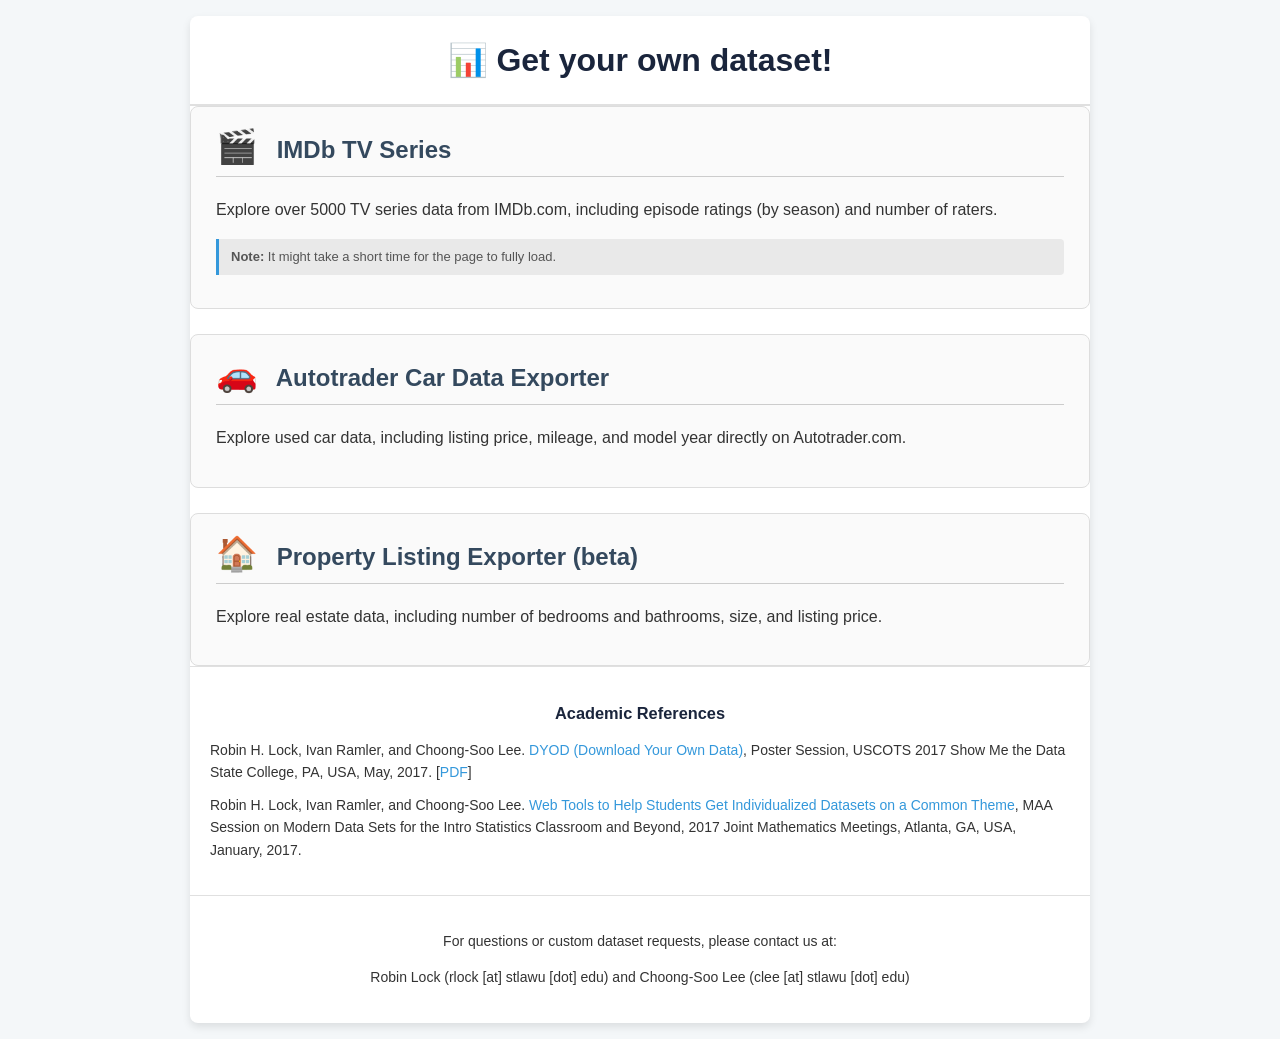
<file: dataset/index.html>
<!DOCTYPE html>
<html lang="en">
<head>
    <meta charset="UTF-8">
    <meta name="viewport" content="width=device-width, initial-scale=1.0">
    <title>Get your own dataset!</title>
    <link rel="stylesheet" href="dataset.css">
</head>
<body>
    <div class="container portal">
        <header>
            <h1>📊 Get your own dataset!</h1>
        </header>

        <main>
            <div class="tools-container">
                <a href="http://shiny.stlawu.edu:3838/TVSeries/" class="tool-link">
                    <div class="tool-section">
                        <h2><span class="tool-icon">🎬</span> IMDb TV Series</h2>
                        <p>Explore over 5000 TV series data from IMDb.com, including episode ratings (by season) and number of raters.</p>
                        <p class="tool-note"><strong>Note:</strong> It might take a short time for the page to fully load.</p>
                    </div>
                </a>

                <a href="autotrader.html" class="tool-link">
                    <div class="tool-section">
                        <h2><span class="tool-icon">🚗</span> Autotrader Car Data Exporter</h2>
                        <p>Explore used car data, including listing price, mileage, and model year directly on Autotrader.com.</p>
                    </div>
                </a>

                <a href="realtor.html" class="tool-link">
                    <div class="tool-section">
                        <h2><span class="tool-icon">🏠</span> Property Listing Exporter (beta)</h2>
                        <p>Explore real estate data, including number of bedrooms and bathrooms, size, and listing price.</p>
                    </div>
                </a>
            </div>
        </main>
        <hr>
        <div class="references">
            <h3>Academic References</h3>
            <ul>
                <li>Robin H. Lock, Ivan Ramler, and Choong-Soo Lee. <a href="https://www.causeweb.org/cause/uscots/uscots17/posters/2-10" target="_blank" rel="noopener">DYOD (Download Your Own Data)</a>, Poster Session, USCOTS 2017 Show Me the Data State College, PA, USA, May, 2017. [<a href="/assets/publications/DYODPosterUSCOTS2017.pdf">PDF</a>]</li>
                <li>Robin H. Lock, Ivan Ramler, and Choong-Soo Lee. <a href="http://jointmathematicsmeetings.org/amsmtgs/2180_abstracts/1125-k5-2524.pdf" target="_blank" rel="noopener">Web Tools to Help Students Get Individualized Datasets on a Common Theme</a>, MAA Session on Modern Data Sets for the Intro Statistics Classroom and Beyond, 2017 Joint Mathematics Meetings, Atlanta, GA, USA, January, 2017.</li>
            </ul>
        </div>
        <hr>
        <footer class="contact">
            <p>For questions or custom dataset requests, please contact us at:</p>
            <p>Robin Lock (rlock [at] stlawu [dot] edu) and Choong-Soo Lee (clee [at] stlawu [dot] edu)</p>
        </footer>
    </div>
    <script src="dataset.js"></script>
</body>
</html>
</file>
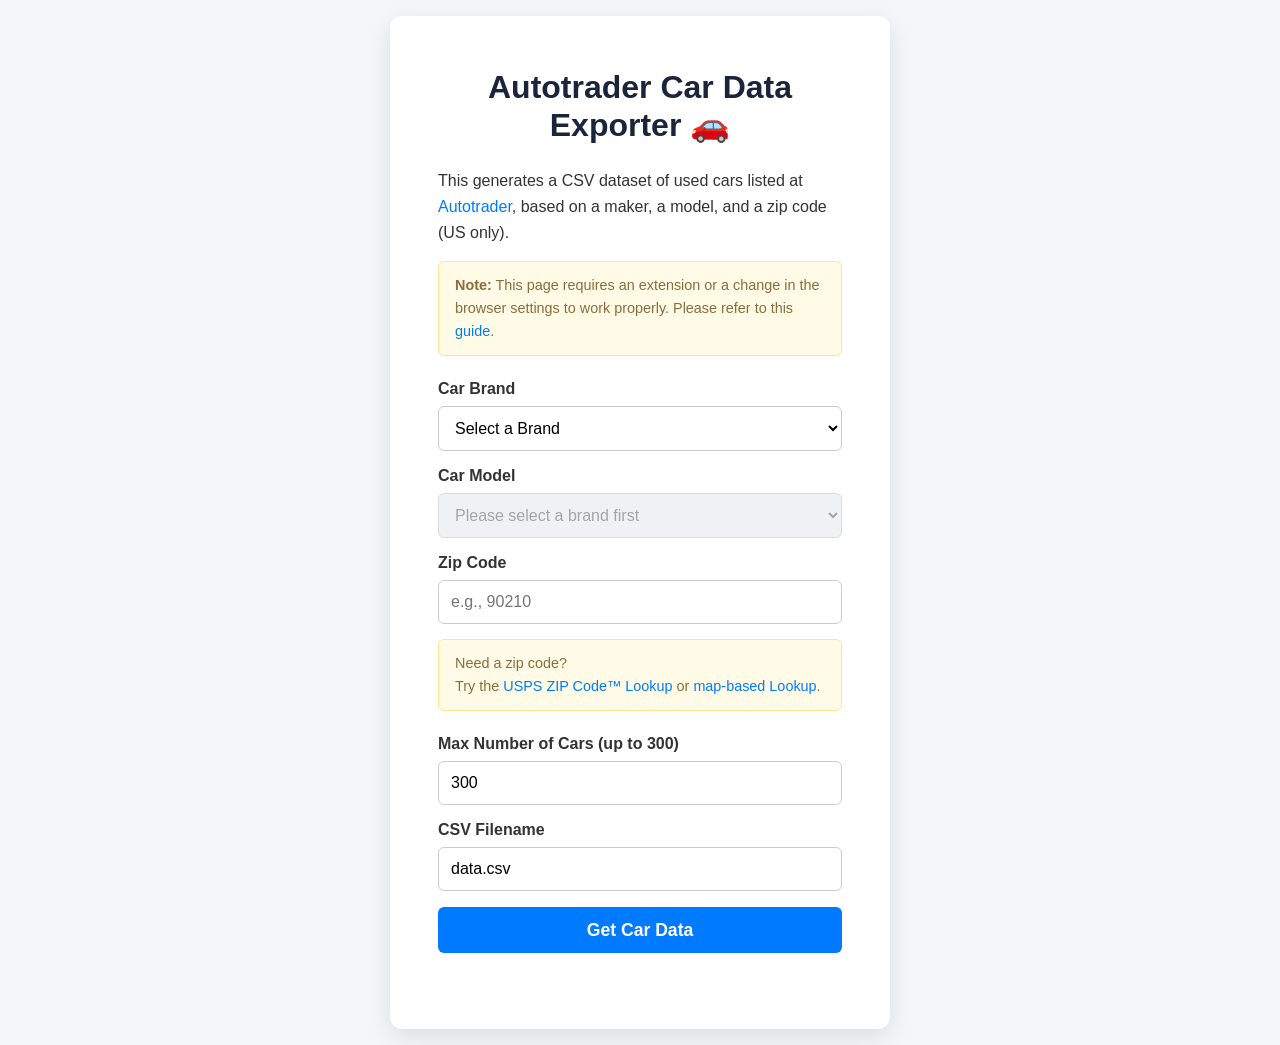
<file: dataset/autotrader.html>
<!DOCTYPE html>
<html lang="en">
<head>
    <meta charset="UTF-8">
    <meta name="viewport" content="width=device-width, initial-scale=1.0">
    <title>Autotrader Car Data Exporter</title>
    <link rel="stylesheet" href="dataset.css">
</head>
<body>
    <div class="container">
        <h1>Autotrader Car Data Exporter 🚗</h1>
        <p>This generates a CSV dataset of used cars listed at <a href="https://autotrader.com">Autotrader</a>, based on a maker, a model, and a zip code (US only).</p>
        <p class="note">
            <strong>Note:</strong> This page requires an extension or a change in the browser settings to work properly. Please refer to this <a href="guide.html" target="_blank" rel="noopener noreferrer">guide</a>.
        </p>
        <form id="carForm">
            <div class="form-group">
                <label for="brand">Car Brand</label>
                <select id="brand" name="brand" required>
                    <option value="" disabled selected>Select a Brand</option>
                </select>
            </div>
            <div class="form-group">
                <label for="model">Car Model</label>
                <select id="model" name="model" required disabled>
                    <option value="" disabled selected>Please select a brand first</option>
                </select>
            </div>
            <div class="form-group">
                <label for="zip">Zip Code</label>
                <input type="text" id="zip" name="zip" placeholder="e.g., 90210" required>
                <p class="note">
                    Need a zip code?<br>Try the <a href="https://www.usps.com/nationalpremieraccounts/findzipcodes.htm" target="_blank">USPS ZIP Code™ Lookup</a> or <a href="https://www.unitedstateszipcodes.org/" target="_blank">map-based Lookup</a>.
                </p>
            </div>
            <div class="form-group">
                <label for="limit">Max Number of Cars (up to 300)</label>
                <input type="number" id="limit" name="limit" value="300" min="1" max="300" required>
            </div>
            <div class="form-group">
                <label for="csvFilename">CSV Filename</label>
                <input type="text" id="csvFilename" name="csvFilename" value="data.csv" required>
            </div>
            <button type="submit" id="submitBtn">Get Car Data</button>
        </form>
        <div id="status"></div>

    </div>

    <script>   
        const carData = {
            'BMW': {
                'id': 'BMW', 
                'models': {'328i xDrive': '328IXD', 'X1': 'X1', 'X3': 'X3', 'X5': 'X5'}
            }, 
            'Buick': {
                'id': 'BUICK', 
                'models': {'Enclave': 'ENCLAVE', 'Encore': 'BUIENC', 'LaCrosse': 'LACROSSE', 'Regal': 'REG'}
            },
            'Cadillac': {
                'id': 'CAD', 
                'models': {'ATS': 'ATS', 'CTS': 'CTS', 'Escalade': 'ESCALA', 'SRX': 'SRX', 'XTS': 'XTS'}
            }, 
            'Chevrolet': {
                'id': 'CHEV', 
                'models': {'Bolt': 'CHEBOLT', 'Bolt EUV': 'CHEBOLTEUV', 'Camaro': 'CAM', 'Colorado': 'COLORADO', 'Corvette': 'CORV', 'Cruze': 'CRUZE', 'Equinox': 'EQUINOX', 'Impala': 'CHEVIMP', 'Malibu': 'MALI', 'Silverado 1500': 'CHEV150', 'Silverado 2500': 'CHEVC25', 'Suburban': 'CHEVSUB', 'Tahoe': 'TAHOE', 'Traverse': 'TRAVERSE', 'Volt': 'VOLT'}
            },
            'Chrysler': {
                'id': 'CHRY',
                'models': {'200': 'CHRYS200', '300': '300', 'Pacifica': 'PACIFICA', 'Town & Country': 'TANDC'}
            },
            'Dodge': {
                'id': 'DODGE',
                'models': {'Challenger': 'CHALLENGER', 'Charger': 'DODCHAR', 'Durango': 'DURANG', 'Grand Caravan': 'GRANDCARAV', 'Journey': 'JOURNEY'}
            },
            'Ford': {
                'id': 'FORD',
                'models': {'Edge': 'EDGE', 'Escape': 'ESCAPE', 'Explorer': 'EXPLOR', 'F150': 'F150PICKUP', 'F150 Lightning': 'FORF150LIG', 'F250': 'F250', 'F350': 'F350', 'Fiesta': 'FIESTA', 'Focus': 'FOCUS', 'Fusion': 'FUSION', 'Mustang': 'MUST', 'Mustang Mach-E': 'FORDMACHE', 'Taurus': 'TAURUS'}
            }, 'GMC': {
                'id': 'GMC',
                'models': {'Acadia': 'ACADIA', 'Canyon': 'CANYON', 'Sierra 1500': '15SIPU4WD', 'Sierra 2500': 'GMCC25PU', 'Sierra 3500': 'GMC3500PU', 'Terrain': 'TERRAIN', 'Yukon': 'YUKON', 'Yukon XL': 'YUKONXL'}
            },
            'Honda': {
                'id': 'HONDA',
                'models': {'Accord': 'ACCORD', 'Civic': 'CIVIC', 'CR-V': 'CRV', 'Fit': 'FIT', 'Odyssey': 'ODYSSEY', 'Pilot': 'PILOT', 'Ridgeline': 'RIDGELINE'}
            },
            'Hyundai': {
                'id': 'HYUND',
                'models': {'Accent': 'ACCENT', 'Elantra': 'ELANTR', 'Ioniq 5': 'HYUIONIQ5', 'Santa Fe': 'SANTAFE', 'Sonata': 'SONATA', 'Tuscon': 'TUCSON'}
            },
            'Jeep': {
                'id': 'JEEP',
                'models': {'Cherokee': 'CHER', 'Compass': 'COMPASS', 'Grand Cherokee': 'JEEPGRAND', 'Liberty': 'LIBERTY', 'Patriot': 'PATRIOT', 'Renegade': 'JEEPRENEG', 'Wrangler': 'WRNGLER'}
            },
            'Kia': {
                'id': 'KIA',
                'models': {'EV6': 'KIAEV6', 'Forte': 'FORTE', 'Optima': 'OPTIMA', 'Sorento': 'SORENTO', 'Soul': 'SOUL', 'Sportage': 'SPORTA'}
            },
            'Land Rover': {
                'id': 'ROV',
                'models': {'Discovery': 'DISCOVERY', 'Discovery Sport': 'ROVDISCSPT', 'Range Rover': 'ROVER', 'Range Rover Sport': 'RANGESPORT'}
            },
            'Lexus': {
                'id': 'LEXUS',
                'models': {'ES 350': 'ES350', 'GX 460': 'GX460', 'RX 350': 'RX 350'}
            },
            'Mazda': {
                'id': 'MAZDA',
                'models': {'CX-5': 'CX-5', 'CX-9': 'CX-9', 'Mazda3': 'MAZDA3', 'Mazda6': 'MAZDA6'}
            },
            'Mercedes-Benz': {
                'id': 'MB',
                'models': {'C 300': 'C300', 'E 300': 'E300', 'GLC 300': 'MBGLC300'}
            },
            'Nissan': {
                'id': 'NISSAN',
                'models': {'Altima': 'ALTIMA', 'Frontier': 'FRONTI', 'Maxima': 'MAX', 'Leaf': 'LEAF', 'Murano': 'MURANO', 'Pathfinder': 'PATH', 'Rogue': 'ROGUE', 'Sentra': 'SENTRA'}
            },
            'Ram': {
                'id': 'RAM',
                'models': {'1500': 'RM1500', '2500': 'RM2500', '3500': 'RM3500'}
            },
            'Subaru': {
                'id': 'SUB',
                'models': {'Forester': 'FOREST', 'Impreza': 'IMPREZ', 'Legacy': 'LEGACY', 'Outback': 'SUBOUTBK'}
            },
            'Tesla': {
                'id': 'TESLA',
                'models': {'Cybertruck': 'TESCYBERTR', 'Model 3': 'TESMOD3', 'Model S': 'TESMODS', 'Model X': 'TESMODX', 'Model Y': 'TESMODY'}
            },
            'Toyota': {
                'id': 'TOYOTA',
                'models': {'4Runner': '4RUN', 'Camry': 'CAMRY', 'Corolla': 'COROL', 'Highlander': 'HIGHLANDER', 'Prius': 'PRIUS', 'RAV4': 'RAV4', 'Sienna': 'SIENNA', 'Tacoma': 'TACOMA', 'Tundra': 'TUNDRA'}
            },
            'Volkswagen': {
                'id': 'VOLKS', 'models': {'Golf': 'GOLF', 'ID.4': 'VOLKSID4', 'Jetta': 'JET', 'Passat': 'PASS', 'Tiguan': 'TIGUAN'}
            }
        };
        
        const carForm = document.getElementById('carForm');
        const brandSelect = document.getElementById('brand');
        const modelSelect = document.getElementById('model');
        const statusDiv = document.getElementById('status');
        const submitBtn = document.getElementById('submitBtn');
        const limitValueSpan = document.getElementById('limitValue');

        let statusTimeout; 

        function setStatus(message, isError = false) {
            clearTimeout(statusTimeout);
            statusDiv.textContent = message;
            if (!isError && message) {
                statusTimeout = setTimeout(() => {
                    statusDiv.textContent = '';
                }, 8000);
            }
        }

        function populateBrands() {
            const brands = Object.keys(carData).sort();
            brands.forEach(brand => {
                const option = document.createElement('option');
                option.value = brand;
                option.textContent = brand;
                brandSelect.appendChild(option);
            });
        }

        function updateModels() {
            const selectedBrand = brandSelect.value;
            modelSelect.innerHTML = '';
            modelSelect.disabled = true;

            if (selectedBrand) {
                let defaultOption = document.createElement('option');
                defaultOption.value = "";
                defaultOption.textContent = "Select a Model";
                defaultOption.disabled = true;
                defaultOption.selected = true;
                modelSelect.appendChild(defaultOption);

                const models = Object.keys(carData[selectedBrand]["models"]).sort();
                models.forEach(model => {
                    const option = document.createElement('option');
                    option.value = model;
                    option.textContent = model;
                    modelSelect.appendChild(option);
                });
                modelSelect.disabled = false;
            } else {
                let defaultOption = document.createElement('option');
                defaultOption.textContent = "Please select a brand first";
                defaultOption.disabled = true;
                defaultOption.selected = true;
                modelSelect.appendChild(defaultOption);
            }
        }

        document.addEventListener('DOMContentLoaded', populateBrands);
        brandSelect.addEventListener('change', updateModels);
        
        carForm.addEventListener('submit', async (event) => {
            event.preventDefault();
            
            statusDiv.textContent = 'Fetching data... ⏳';
            submitBtn.disabled = true;

            const brand = carData[brandSelect.value]['id'];
            const model = carData[brandSelect.value]['models'][modelSelect.value];
            const zip = document.getElementById('zip').value.trim();
            let limit = document.getElementById('limit').value;
            const csvFilenameInput = document.getElementById('csvFilename');
            let csvFilename = csvFilenameInput.value.trim();

            const zipRegex = /^\d{5}$/;
            if (!zipRegex.test(zip)) {
                setStatus('Please enter a valid 5-digit zip code. ❌', true);
                submitBtn.disabled = false;
                return; 
            }

            if (isNaN(limit) || limit < 1 || limit > 300) {
                setStatus('Please enter a number between 1 and 300. ❌', true);
                submitBtn.disabled = false;
                return;
            }

            limit = parseInt(limit) + 50;

            const invalidCharsRegex = /[\\/?%*:|"<>]/;
            if (csvFilename === '') {
                setStatus('Please enter a filename for the CSV. ❌', true);
                submitBtn.disabled = false;
                return;
            }
            if (invalidCharsRegex.test(csvFilename)) {
                setStatus('Filename contains invalid characters (\ / ? % * : | " < >). ❌', true);
                submitBtn.disabled = false;
                return;
            }
            
            if (!csvFilename.toLowerCase().endsWith('.csv')) {
                csvFilename += '.csv';
            }

            const APIurl = `https://www.autotrader.com/rest/lsc/listing?searchRadius=100&zip=${zip}&allListingType=used&makeCode=${brand}&modelCode=${model}&channel=ATC&includeSuggested=true&numRecords=${limit}`;

            try {
                const response = await fetch(APIurl);
                const jsonData = await response.json();
                
                if (!jsonData.listings || jsonData.listings.length === 0) {
                    statusDiv.textContent = 'No cars found for the selected criteria. 🤷‍♂️';
                    return;
                }

                shuffleArray(jsonData.listings);
                const csvData = convertJsonToCsv(jsonData.listings);
                downloadCsv(csvData, csvFilename);
                setStatus(`${csvData.split(/\r?\n/).length - 1} cars found! Download complete! ✅`);

            } catch (error) {
                console.error('Error fetching or processing data:', error);
                statusDiv.innerHTML = `Please follow the <a href="guide.html">guide</a> to install the necessary extension or to change the browser setting.`;
            } finally {
                submitBtn.disabled = false;
            }
        });
        
        function shuffleArray(array) {
            for (let i = array.length - 1; i > 0; i--) {
                const j = Math.floor(Math.random() * (i + 1));
                const temp = array[i];
                array[i] = array[j];
                array[j] = temp;
            }
        }

        function convertJsonToCsv(carListings) {
            const headers = ['year', 'mileage', 'price'];
            
            const limit = document.getElementById('limit').value;

            let rows = carListings.reduce((acc, car) => {
                const year = car.year;
                const mileage = car.mileage && car.mileage.value;
                const price = car.pricingDetail && car.pricingDetail.salePrice;

                if (year && mileage && price) {
                    const numericMileage = parseFloat(String(mileage).replace(/,/g, ''));
                    const numericPrice = parseFloat(price);

                    if (!isNaN(numericMileage) && !isNaN(numericPrice)) {
                        const mileageInK = (numericMileage / 1000);
                        const priceInK = (numericPrice / 1000);
                        acc.push([year, mileageInK, priceInK].join(','));
                    }
                }
                
                return acc;
            }, []); 

            rows.length = Math.min(parseInt(limit), rows.length);

            return [headers.join(','), ...rows].join('\n');
        }
    </script>
    <script src="dataset.js"></script>
</body>
</html>
</file>
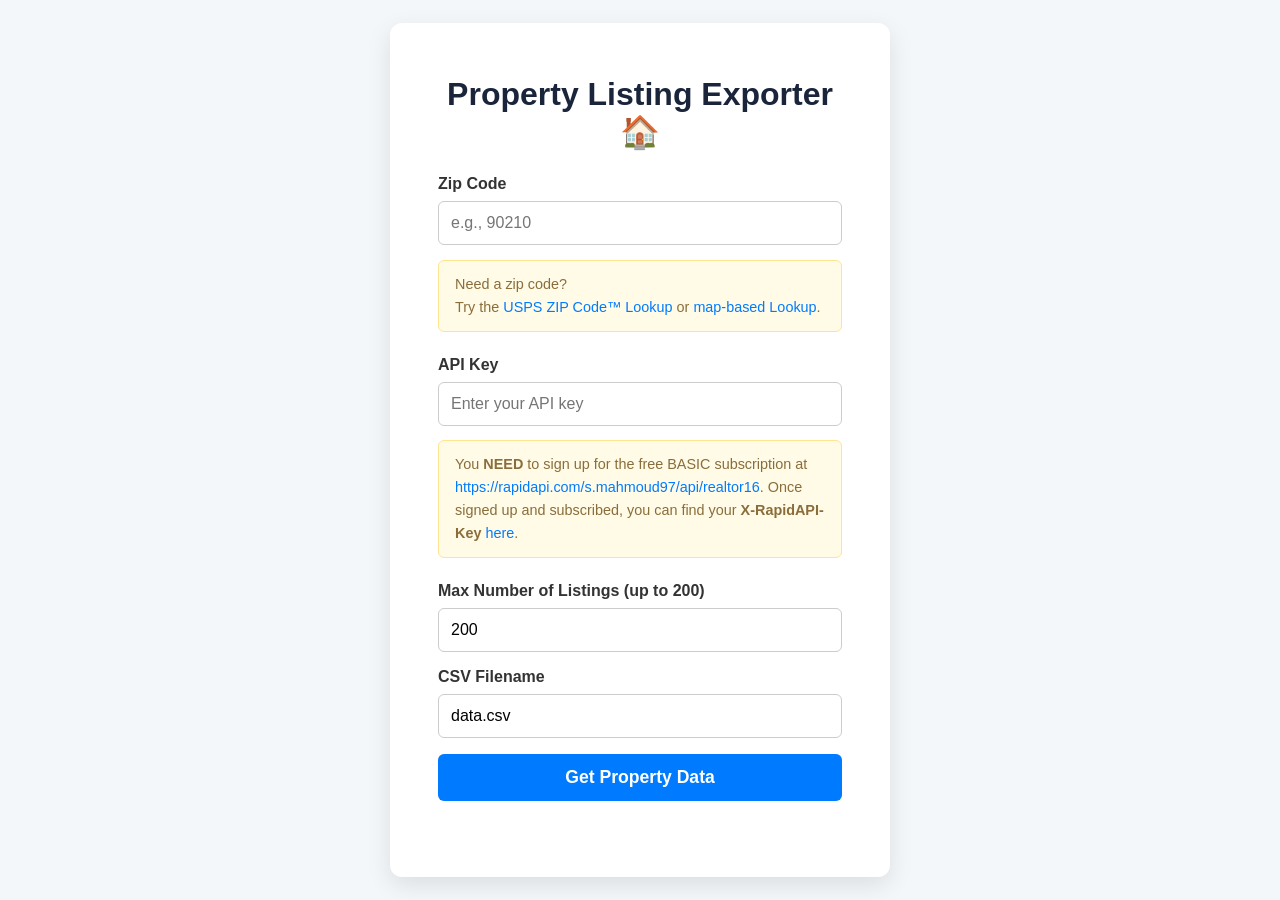
<file: dataset/realtor.html>
<!DOCTYPE html>
<html lang="en">
<head>
    <meta charset="UTF-8">
    <meta name="viewport" content="width=device-width, initial-scale=1.0">
    <title>Property Listing Exporter</title>
    <link rel="stylesheet" href="dataset.css">
</head>
<body>
    <div class="container">
        <h1>Property Listing Exporter 🏠</h1>
        <form id="propertyForm">
            <div class="form-group">
                <label for="zip">Zip Code</label>
                <input type="text" id="zip" name="zip" placeholder="e.g., 90210" required pattern="\d{5}" title="Please enter a 5-digit zip code.">
                <p class="note">
                    Need a zip code?<br>Try the <a href="https://www.usps.com/nationalpremieraccounts/findzipcodes.htm" target="_blank">USPS ZIP Code™ Lookup</a> or <a href="https://www.unitedstateszipcodes.org/" target="_blank">map-based Lookup</a>.
                </p>
            </div>
            <div class="form-group">
                <label for="apiKey">API Key</label>
                <input type="text" id="apiKey" name="apiKey" placeholder="Enter your API key" required>
                <p class="note">
                    You <strong>NEED</strong> to sign up for the free BASIC subscription at<br><a href="https://rapidapi.com/s.mahmoud97/api/realtor16" target="_blank">https://rapidapi.com/s.mahmoud97/api/realtor16</a>. Once signed up and subscribed, you can find your <strong>X-RapidAPI-Key</strong> <a href="https://rapidapi.com/s.mahmoud97/api/realtor16/playground/apiendpoint_f9bc2522-5c13-436a-a404-e0329495259d" target="_blank">here</a>.
                </p>
            </div>
            <div class="form-group">
                <label for="limit">Max Number of Listings (up to 200)</label>
                <input type="number" id="limit" name="limit" value="200" min="1" max="200" required>
            </div>
             <div class="form-group">
                <label for="filename">CSV Filename</label>
                <input type="text" id="filename" name="filename" value="data.csv" required>
            </div>
            <button type="submit" id="submitBtn">Get Property Data</button>
        </form>
        <div id="status"></div>
    </div>

    <script>
        const propertyForm = document.getElementById('propertyForm');
        const statusDiv = document.getElementById('status');
        const submitBtn = document.getElementById('submitBtn');
        let statusTimeout; 

        function setStatus(message, isError = false) {
            clearTimeout(statusTimeout);
            statusDiv.textContent = message;
            if (!isError && message) {
                statusTimeout = setTimeout(() => {
                    statusDiv.textContent = '';
                }, 8000);
            }
        }

        propertyForm.addEventListener('submit', async (event) => {
            event.preventDefault();
            
            setStatus('Fetching data... ⏳');
            submitBtn.disabled = true;

            const zipInput = document.getElementById('zip');
            const apiKeyInput = document.getElementById('apiKey');
            const limitInput = document.getElementById('limit');
            const filenameInput = document.getElementById('filename');

            // --- Input Sanity Checks ---
            const zipRegex = /^\d{5}$/;
            if (!zipRegex.test(zipInput.value.trim())) {
                setStatus('Please enter a valid 5-digit zip code. ❌', true);
                zipInput.focus();
                submitBtn.disabled = false;
                return;
            }
             if (!apiKeyInput.value.trim()) {
                setStatus('API Key cannot be empty. ❌', true);
                apiKeyInput.focus();
                submitBtn.disabled = false;
                return;
            }
            const limit = parseInt(limitInput.value, 10);
            if (isNaN(limit) || limit < 1 || limit > 200) {
                setStatus('Max number of listings must be between 1 and 200. ❌', true);
                limitInput.focus();
                submitBtn.disabled = false;
                return;
            }
            let csvFilename = filenameInput.value.trim();
            if (!csvFilename) {
                setStatus('CSV Filename cannot be empty. ❌', true);
                filenameInput.focus();
                submitBtn.disabled = false;
                return;
            }
            if (!/^[a-zA-Z0-9_\- .]+$/.test(csvFilename)) {
                setStatus('Filename can only contain letters, numbers, spaces, underscores, periods, and hyphens. ❌', true);
                filenameInput.focus();
                submitBtn.disabled = false;
                return;
            }
            if (!csvFilename.toLowerCase().endsWith('.csv')) {
                csvFilename += '.csv';
            }
            
            const APIurl = `https://realtor16.p.rapidapi.com/search/forsale?location=${zipInput.value.trim()}}&limit=${limit}&search_radius=0`;

            try {
                
                const response = await fetch(APIurl, {
                    headers: {
                        "x-rapidapi-host": "realtor16.p.rapidapi.com",
                        "x-rapidapi-key": apiKeyInput.value.trim()
                    }
                });

                if (response.status == 403) {
                        setStatus(`Please sign up and subscribe to get a valid API key.`, true);
                        return;
                }

                const jsonData = await response.json();
                

                if (!jsonData.properties || jsonData.properties.length === 0) {
                    setStatus('No properties found for the selected criteria. 🤷‍♂️');
                    submitBtn.disabled = false;
                    return;
                }

                const csvData = convertJsonToCsv(jsonData.properties);
                 if (csvData.split('\n').length <= 1) {
                    setStatus('Found properties, but none had complete data to export. 🤷‍♂️');
                    submitBtn.disabled = false;
                    return;
                }
                
                downloadCsv(csvData, csvFilename);
                setStatus('Download complete! ✅');

            } catch (error) {
                console.error('Error fetching or processing data:', error);
                setStatus(`Unknown error fetching or processing data. Please contact the developer.`, true);
            } finally {
                submitBtn.disabled = false;
            }
        });
        
        function convertJsonToCsv(propertyListings) {
            const headers = ['Street Address', 'City', 'State', 'Postal Code', 'Price', 'Beds', 'Baths', 'SqFt', 'Lot Size (Acres)', 'Last Sold Price', 'Last Sold Date'];
                        
            const rows = propertyListings.reduce((acc, prop) => {
                // Extract all required data using optional chaining for safety
                const price = prop.list_price;
                const beds = prop.description?.beds;
                const baths = prop.description?.baths_consolidated;
                const sqft = prop.description?.sqft;
                const lot_sqft = prop.description?.lot_sqft;
                const address = prop.location?.address?.line;
                const city = prop.location?.address?.city;
                const state = prop.location?.address?.state_code;
                const postalCode = prop.location?.address?.postal_code;
                const soldPrice = prop.description?.sold_price;
                const soldDate = prop.description?.sold_date;

                // Check if ALL required fields have a value (not null, undefined, etc.)
                // This ensures we skip listings for land or properties with incomplete data.
                if (price && beds && baths && sqft && lot_sqft && address && city && state && postalCode) {
                    // Escape commas within the address field by wrapping in double quotes
                    const safeAddress = `"${String(address).replace(/"/g, '""')}"`;
                    const lotInAcres = (lot_sqft / 43560.0);

                    acc.push([
                        safeAddress,
                        city,
                        state,
                        postalCode,
                        price,
                        beds,
                        baths,
                        sqft,
                        lotInAcres,
                        soldPrice || '', 
                        soldDate ? soldDate.split('T')[0] : '' 
                    ].join(','));
                }
                
                return acc;
            }, []);

            return [headers.join(','), ...rows].join('\n');
        }
    </script>
    <script src="dataset.js"></script>
</body>
</html>
</file>
<file: dataset/dataset.css>
/* ==========================================================================
   Dataset Tools Common Styles
   ========================================================================== */
:root {
  --bg-color: #f4f7f9;
  --text-color: #333333;
  --card-bg: #ffffff;
  --heading-color: #1a253c;
  --primary-blue: #007bff;
  --primary-blue-hover: #0056b3;
  --border-color: #cccccc;
  --border-subtle: #eef2f7;
  --note-bg: #fffbe6;
  --note-border: #ffe58f;
  --note-text: #8a6d3b;
  --shadow-card: 0 8px 25px rgba(0, 0, 0, 0.1);
  --radius-card: 12px;
  --radius-input: 6px;
}

body {
  font-family: -apple-system, BlinkMacSystemFont, "Segoe UI", Roboto, Helvetica, Arial, sans-serif;
  background-color: var(--bg-color);
  color: var(--text-color);
  display: flex;
  justify-content: center;
  align-items: center;
  min-height: 100vh;
  margin: 0;
  padding: 1rem;
  box-sizing: border-box;
}

.container {
  background-color: var(--card-bg);
  padding: 2rem 3rem;
  border-radius: var(--radius-card);
  box-shadow: var(--shadow-card);
  width: 100%;
  max-width: 500px;
  box-sizing: border-box;
}

.container.wide {
  max-width: 800px;
}

.container.portal {
  width: 90%;
  max-width: 900px;
  margin: 0 auto;
  padding: 0;
  border-radius: 8px;
  box-shadow: 0 4px 8px rgba(0,0,0,0.1);
  overflow: hidden;
}

header {
  text-align: center;
}

.container.portal header {
  padding: 25px 20px;
  border-bottom: 2px solid #e0e0e0;
}

h1 {
  color: var(--heading-color);
  text-align: center;
  margin-bottom: 1.5rem;
}

.container.portal h1 {
  margin: 0;
}

h2, h3 {
  color: var(--heading-color);
}

.note {
  background-color: var(--note-bg);
  border: 1px solid var(--note-border);
  border-radius: var(--radius-input);
  padding: 0.75rem 1rem;
  font-size: 0.9rem;
  color: var(--note-text);
  text-align: left;
  margin-bottom: 1.5rem;
}

.form-group {
  margin-bottom: 1rem;
}

label {
  display: block;
  margin-bottom: 0.5rem;
  font-weight: 600;
}

a {
  color: var(--primary-blue);
  text-decoration: none;
}

a:hover {
  text-decoration: underline;
}

input, select {
  width: 100%;
  padding: 0.75rem;
  border: 1px solid var(--border-color);
  border-radius: var(--radius-input);
  box-sizing: border-box;
  font-size: 1rem;
  background-color: var(--card-bg);
}

select:disabled {
  background-color: #e9ecef;
  cursor: not-allowed;
}

input:focus, select:focus {
  outline: none;
  border-color: var(--primary-blue);
  box-shadow: 0 0 5px rgba(0, 123, 255, 0.25);
}

button {
  width: 100%;
  padding: 0.8rem;
  border: none;
  border-radius: var(--radius-input);
  background-color: var(--primary-blue);
  color: white;
  font-size: 1.1rem;
  font-weight: bold;
  cursor: pointer;
  transition: background-color 0.2s;
}

button:hover {
  background-color: var(--primary-blue-hover);
}

#status {
  text-align: center;
  margin-top: 1.5rem;
  font-weight: 500;
  min-height: 20px;
}

/* Guide and informational page elements */
.intro {
  background-color: #e6f7ff;
  border: 1px solid #91d5ff;
  border-radius: var(--radius-input);
  padding: 1rem 1.5rem;
  margin-bottom: 2rem;
}

.warning {
  background-color: var(--note-bg);
  border: 1px solid var(--note-border);
  color: var(--note-text);
  padding: 1rem 1.5rem;
  border-radius: var(--radius-input);
  margin-top: 2rem;
}

code {
  background-color: var(--border-subtle);
  padding: 0.2rem 0.5rem;
  border-radius: 4px;
  font-family: "Courier New", Courier, monospace;
}

ol {
  padding-left: 20px;
}

li {
  margin-bottom: 0.75rem;
  line-height: 1.6;
}

p {
  line-height: 1.6;
}

/* Portal index layout */
.tools-container {
  display: flex;
  flex-direction: column;
  gap: 25px;
}

.tool-link {
  text-decoration: none;
  color: inherit;
  display: flex;
  flex: 1;
}

.tool-section {
  flex: 1; 
  padding: 20px 25px;
  border: 1px solid #ddd;
  border-radius: 8px;
  background-color: #fafafa;
  cursor: pointer;
  transition: transform 0.2s ease-in-out, box-shadow 0.2s ease-in-out;
}

.tool-icon {
  margin-right: 12px;
  font-size: 1.4em;
}

.tool-note {
  font-size: 13px;
  color: #555;
  background-color: #e9e9e9;
  border-left: 3px solid #3498db;
  padding: 8px 12px;
  margin-top: 15px;
  border-radius: 0 4px 4px 0;
}

.tool-link:hover .tool-section {
  transform: translateY(-5px);
  box-shadow: 0 8px 16px rgba(0,0,0,0.12);
}

.tool-section h2 {
  color: #34495e;
  border-bottom: 1px solid #ccc;
  padding-bottom: 10px;
  margin-top: 0;
}

.references, .contact {
  padding: 20px;
  font-size: 14px;
}

.references {
  text-align: left;
}

.contact, .references h3 {
  text-align: center;
}

hr {
  border: none;
  border-top: 1px solid #e0e0e0;
  margin: 0;
}

.references ul {
  list-style-type: none;
  padding: 0;
}

.references li {
  margin-bottom: 10px;
}

.references li a, .contact a {
  color: #3498db;
}

.references li a:hover {
  text-decoration: underline;
}

@media (max-width: 768px) {
  .tools-container {
    flex-direction: column;
  }
}
</file>
